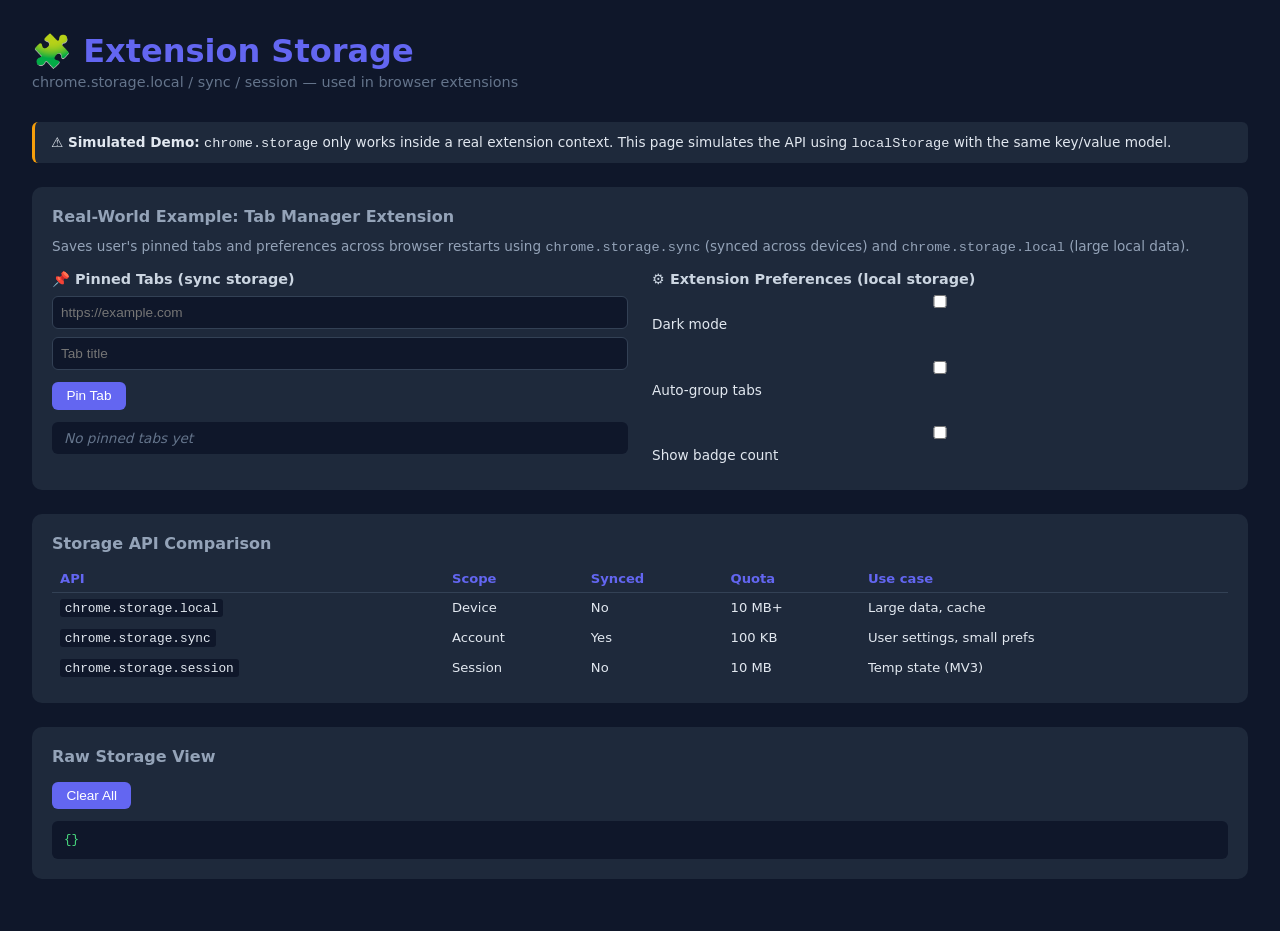
<file: 06-extension-storage/index.html>
<!DOCTYPE html>
<html lang="en">
<head>
  <meta charset="UTF-8">
  <meta name="viewport" content="width=device-width, initial-scale=1.0">
  <title>Extension Storage</title>
  <link rel="stylesheet" href="style.css">
</head>
<body>
  <h1>🧩 Extension Storage</h1>
  <p class="subtitle">chrome.storage.local / sync / session — used in browser extensions</p>

  <div class="note">
    <strong>⚠️ Simulated Demo:</strong> <code>chrome.storage</code> only works inside a real extension context.
    This page simulates the API using <code>localStorage</code> with the same key/value model.
  </div>

  <section class="card">
    <h2>Real-World Example: Tab Manager Extension</h2>
    <p class="desc">Saves user's pinned tabs and preferences across browser restarts using <code>chrome.storage.sync</code> (synced across devices) and <code>chrome.storage.local</code> (large local data).</p>

    <div class="row">
      <div class="half">
        <h3>📌 Pinned Tabs (sync storage)</h3>
        <div class="input-row">
          <input id="tabUrl" placeholder="https://example.com" />
          <input id="tabTitle" placeholder="Tab title" />
          <button onclick="pinTab()">Pin Tab</button>
        </div>
        <ul id="pinnedList" class="item-list"></ul>
      </div>
      <div class="half">
        <h3>⚙️ Extension Preferences (local storage)</h3>
        <label><input type="checkbox" id="darkMode" onchange="savePref()"> Dark mode</label><br>
        <label><input type="checkbox" id="autoGroup" onchange="savePref()"> Auto-group tabs</label><br>
        <label><input type="checkbox" id="badges" onchange="savePref()"> Show badge count</label>
        <p class="saved-msg" id="prefMsg"></p>
      </div>
    </div>
  </section>

  <section class="card">
    <h2>Storage API Comparison</h2>
    <table class="tbl">
      <thead><tr><th>API</th><th>Scope</th><th>Synced</th><th>Quota</th><th>Use case</th></tr></thead>
      <tbody>
        <tr><td><code>chrome.storage.local</code></td><td>Device</td><td>No</td><td>10 MB+</td><td>Large data, cache</td></tr>
        <tr><td><code>chrome.storage.sync</code></td><td>Account</td><td>Yes</td><td>100 KB</td><td>User settings, small prefs</td></tr>
        <tr><td><code>chrome.storage.session</code></td><td>Session</td><td>No</td><td>10 MB</td><td>Temp state (MV3)</td></tr>
      </tbody>
    </table>
  </section>

  <section class="card">
    <h2>Raw Storage View</h2>
    <button onclick="clearAll()">Clear All</button>
    <pre id="rawView" class="raw"></pre>
  </section>

  <script src="script.js"></script>
</body>
</html>
</file>
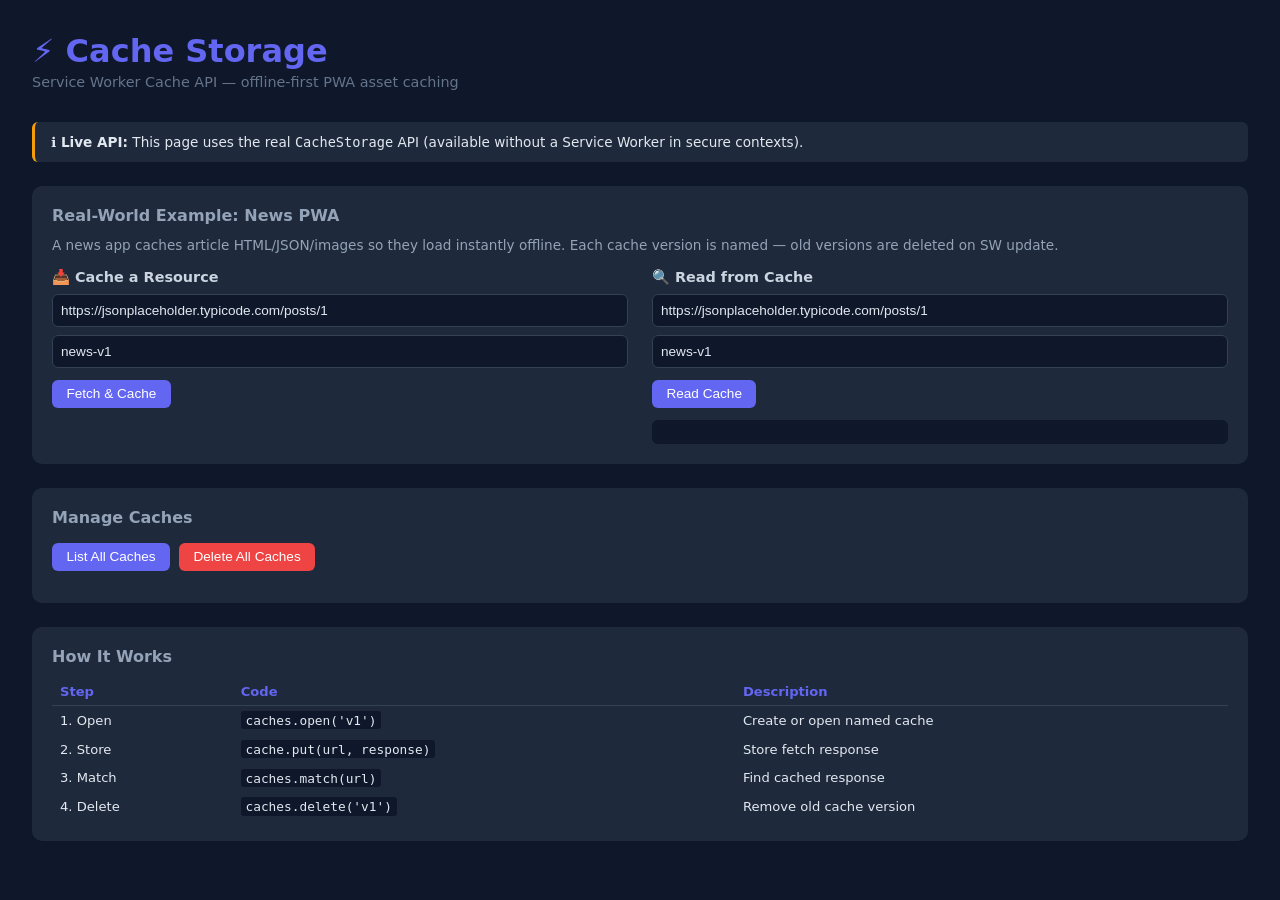
<file: 07-cache-storage/index.html>
<!DOCTYPE html>
<html lang="en">
<head>
  <meta charset="UTF-8">
  <meta name="viewport" content="width=device-width, initial-scale=1.0">
  <title>Cache Storage</title>
  <link rel="stylesheet" href="style.css">
</head>
<body>
  <h1>⚡ Cache Storage</h1>
  <p class="subtitle">Service Worker Cache API — offline-first PWA asset caching</p>

  <div class="note">
    <strong>ℹ️ Live API:</strong> This page uses the real <code>CacheStorage</code> API (available without a Service Worker in secure contexts).
  </div>

  <section class="card">
    <h2>Real-World Example: News PWA</h2>
    <p class="desc">A news app caches article HTML/JSON/images so they load instantly offline. Each cache version is named — old versions are deleted on SW update.</p>

    <div class="row">
      <div class="half">
        <h3>📥 Cache a Resource</h3>
        <input id="cacheUrl" placeholder="https://jsonplaceholder.typicode.com/posts/1" value="https://jsonplaceholder.typicode.com/posts/1" />
        <input id="cacheName" placeholder="Cache name" value="news-v1" />
        <button onclick="cacheResource()">Fetch & Cache</button>
        <p id="cacheMsg" class="msg"></p>
      </div>
      <div class="half">
        <h3>🔍 Read from Cache</h3>
        <input id="readUrl" placeholder="URL to read from cache" value="https://jsonplaceholder.typicode.com/posts/1" />
        <input id="readCacheName" placeholder="Cache name" value="news-v1" />
        <button onclick="readCache()">Read Cache</button>
        <pre id="cacheResult" class="raw"></pre>
      </div>
    </div>
  </section>

  <section class="card">
    <h2>Manage Caches</h2>
    <button onclick="listCaches()">List All Caches</button>
    <button class="btn-bad" onclick="deleteAllCaches()">Delete All Caches</button>
    <div id="cacheList" class="item-list"></div>
  </section>

  <section class="card">
    <h2>How It Works</h2>
    <table class="tbl">
      <thead><tr><th>Step</th><th>Code</th><th>Description</th></tr></thead>
      <tbody>
        <tr><td>1. Open</td><td><code>caches.open('v1')</code></td><td>Create or open named cache</td></tr>
        <tr><td>2. Store</td><td><code>cache.put(url, response)</code></td><td>Store fetch response</td></tr>
        <tr><td>3. Match</td><td><code>caches.match(url)</code></td><td>Find cached response</td></tr>
        <tr><td>4. Delete</td><td><code>caches.delete('v1')</code></td><td>Remove old cache version</td></tr>
      </tbody>
    </table>
  </section>

  <script src="script.js"></script>
</body>
</html>
</file>
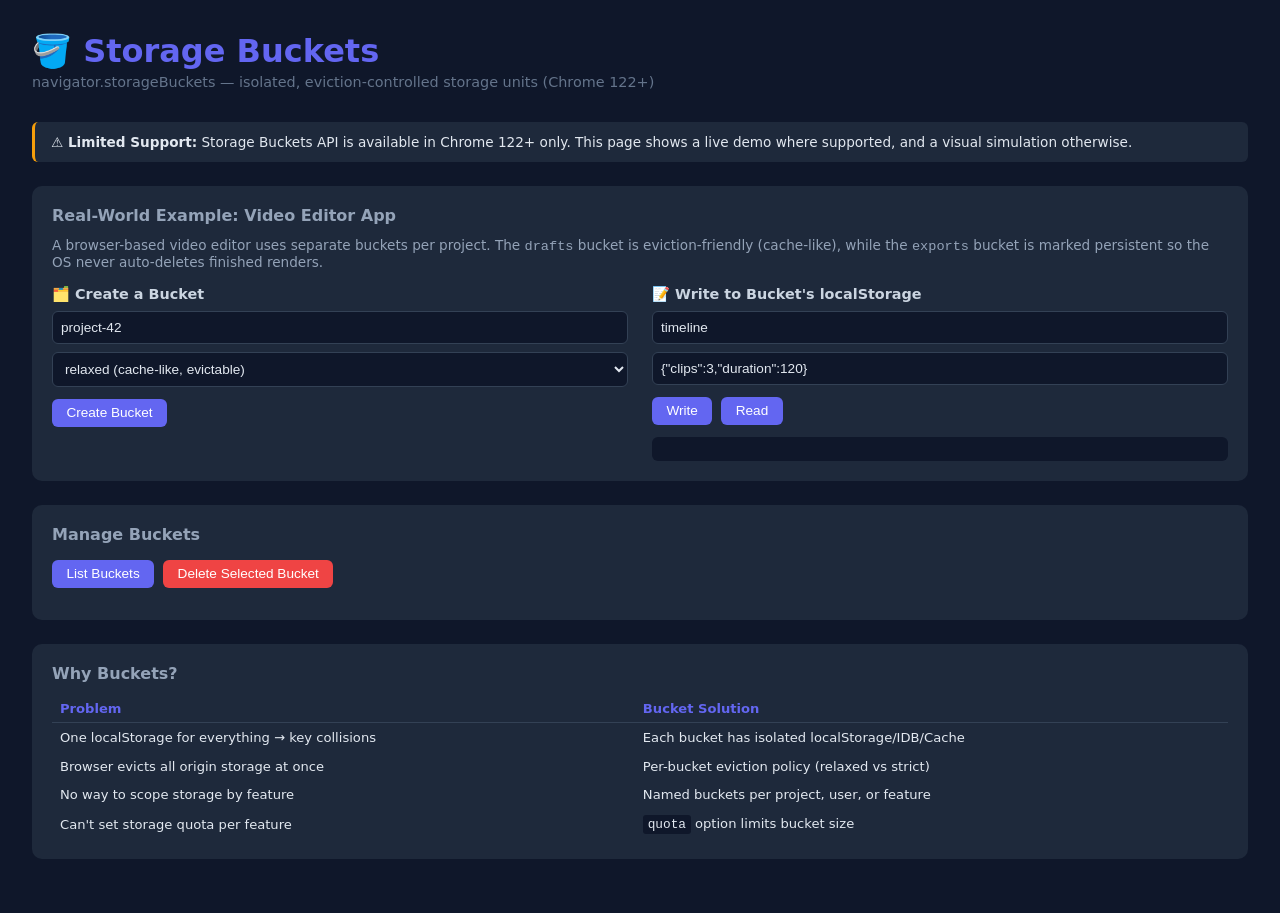
<file: 08-storage-buckets/index.html>
<!DOCTYPE html>
<html lang="en">
<head>
  <meta charset="UTF-8">
  <meta name="viewport" content="width=device-width, initial-scale=1.0">
  <title>Storage Buckets</title>
  <link rel="stylesheet" href="style.css">
</head>
<body>
  <h1>🪣 Storage Buckets</h1>
  <p class="subtitle">navigator.storageBuckets — isolated, eviction-controlled storage units (Chrome 122+)</p>

  <div class="note">
    <strong>⚠️ Limited Support:</strong> Storage Buckets API is available in Chrome 122+ only. This page shows a live demo where supported, and a visual simulation otherwise.
  </div>

  <section class="card">
    <h2>Real-World Example: Video Editor App</h2>
    <p class="desc">
      A browser-based video editor uses separate buckets per project. The <code>drafts</code> bucket is eviction-friendly (cache-like),
      while the <code>exports</code> bucket is marked persistent so the OS never auto-deletes finished renders.
    </p>

    <div class="row">
      <div class="half">
        <h3>🗂️ Create a Bucket</h3>
        <input id="bucketName" placeholder="Bucket name (e.g. project-42)" value="project-42" />
        <select id="bucketDurability">
          <option value="relaxed">relaxed (cache-like, evictable)</option>
          <option value="strict">strict (persistent, not evicted)</option>
        </select>
        <button onclick="createBucket()">Create Bucket</button>
        <p id="bucketMsg" class="msg"></p>
      </div>
      <div class="half">
        <h3>📝 Write to Bucket's localStorage</h3>
        <input id="writeKey" placeholder="Key" value="timeline" />
        <input id="writeVal" placeholder="Value" value='{"clips":3,"duration":120}' />
        <button onclick="writeToBucket()">Write</button>
        <button onclick="readFromBucket()">Read</button>
        <pre id="bucketResult" class="raw"></pre>
      </div>
    </div>
  </section>

  <section class="card">
    <h2>Manage Buckets</h2>
    <button onclick="listBuckets()">List Buckets</button>
    <button class="btn-bad" onclick="deleteBucket()">Delete Selected Bucket</button>
    <div id="bucketList" class="item-list"></div>
  </section>

  <section class="card">
    <h2>Why Buckets?</h2>
    <table class="tbl">
      <thead><tr><th>Problem</th><th>Bucket Solution</th></tr></thead>
      <tbody>
        <tr><td>One localStorage for everything → key collisions</td><td>Each bucket has isolated localStorage/IDB/Cache</td></tr>
        <tr><td>Browser evicts all origin storage at once</td><td>Per-bucket eviction policy (relaxed vs strict)</td></tr>
        <tr><td>No way to scope storage by feature</td><td>Named buckets per project, user, or feature</td></tr>
        <tr><td>Can't set storage quota per feature</td><td><code>quota</code> option limits bucket size</td></tr>
      </tbody>
    </table>
  </section>

  <script src="script.js"></script>
</body>
</html>
</file>
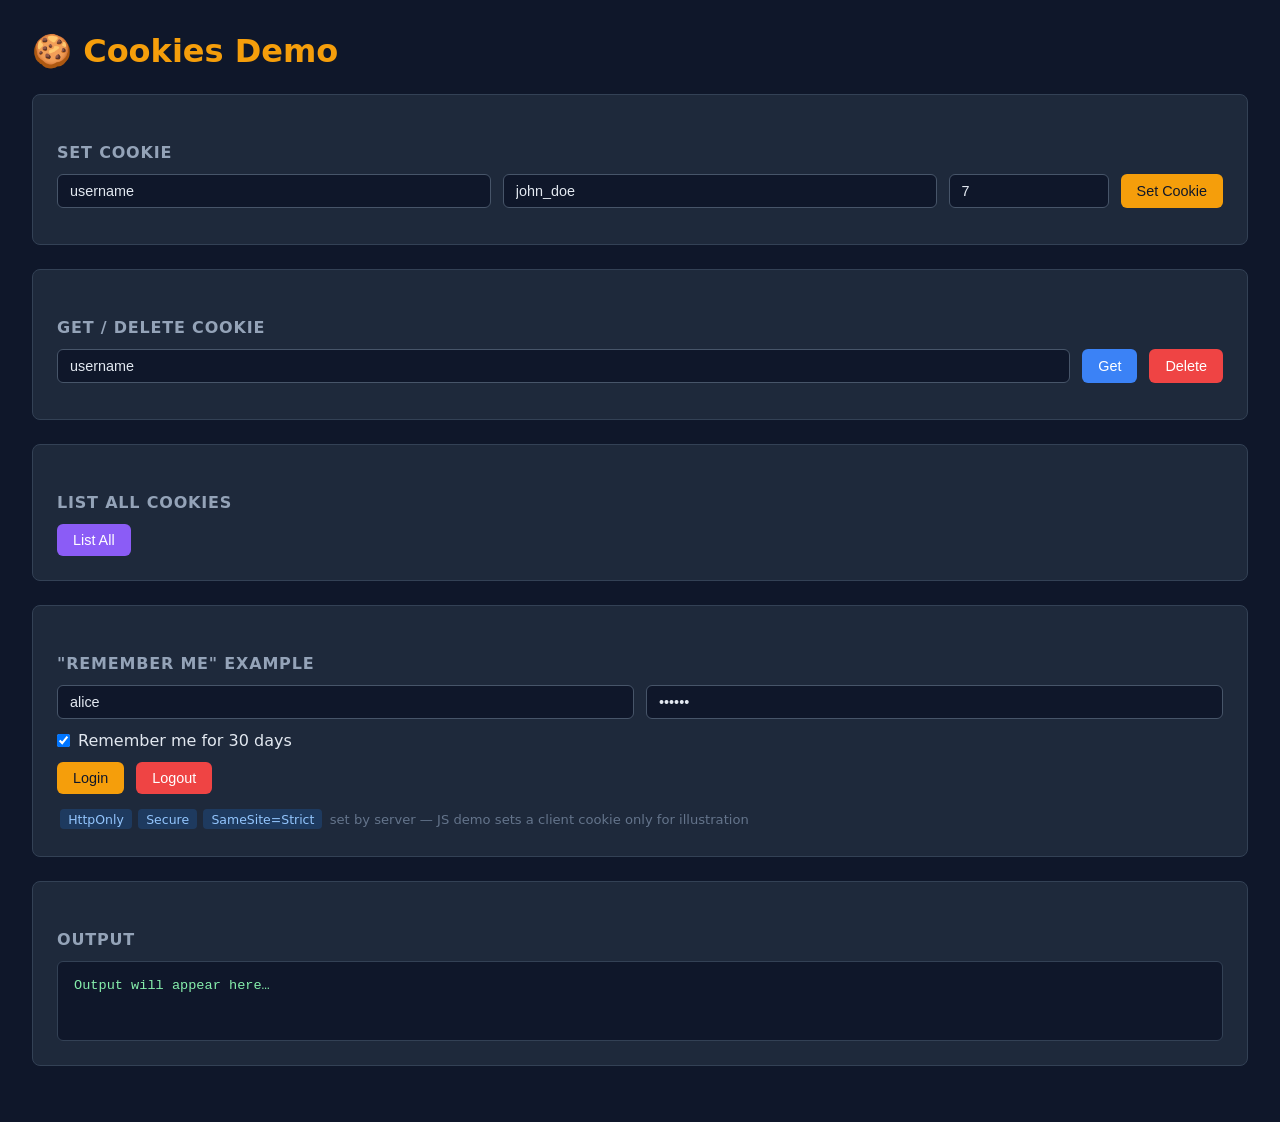
<file: 01-cookies/cookies-example.html>
<!DOCTYPE html>
<html lang="en">
<head>
  <meta charset="UTF-8">
  <meta name="viewport" content="width=device-width, initial-scale=1.0">
  <title>Cookies Demo</title>
  <style>
    * { box-sizing: border-box; margin: 0; padding: 0; }
    body { font-family: system-ui, sans-serif; background: #0f172a; color: #e2e8f0; padding: 2rem; }
    h1 { color: #f59e0b; margin-bottom: 1.5rem; }
    h2 { color: #94a3b8; margin: 1.5rem 0 0.75rem; font-size: 1rem; text-transform: uppercase; letter-spacing: 0.05em; }
    .card { background: #1e293b; border-radius: 8px; padding: 1.5rem; margin-bottom: 1.5rem; border: 1px solid #334155; }
    .row { display: flex; gap: 0.75rem; margin-bottom: 0.75rem; flex-wrap: wrap; }
    input { flex: 1; min-width: 120px; padding: 0.5rem 0.75rem; background: #0f172a; border: 1px solid #475569; border-radius: 6px; color: #e2e8f0; font-size: 0.9rem; }
    input:focus { outline: none; border-color: #f59e0b; }
    button { padding: 0.5rem 1rem; border: none; border-radius: 6px; cursor: pointer; font-size: 0.9rem; font-weight: 500; }
    .btn-set { background: #f59e0b; color: #0f172a; }
    .btn-get { background: #3b82f6; color: #fff; }
    .btn-del { background: #ef4444; color: #fff; }
    .btn-list { background: #8b5cf6; color: #fff; }
    button:hover { opacity: 0.85; }
    #output { background: #0f172a; border: 1px solid #334155; border-radius: 6px; padding: 1rem; min-height: 80px; font-family: monospace; font-size: 0.85rem; white-space: pre-wrap; color: #86efac; }
    .remember-box { display: flex; align-items: center; gap: 0.5rem; margin-top: 0.75rem; }
    .tag { display: inline-block; background: #1e3a5f; color: #93c5fd; border-radius: 4px; padding: 0.15rem 0.5rem; font-size: 0.78rem; margin: 0.2rem; }
  </style>
</head>
<body>
  <h1>🍪 Cookies Demo</h1>

  <div class="card">
    <h2>Set Cookie</h2>
    <div class="row">
      <input id="cookieName" placeholder="Name" value="username">
      <input id="cookieValue" placeholder="Value" value="john_doe">
      <input id="cookieDays" placeholder="Days (blank = session)" type="number" value="7" style="max-width:160px">
      <button class="btn-set" onclick="handleSet()">Set Cookie</button>
    </div>
  </div>

  <div class="card">
    <h2>Get / Delete Cookie</h2>
    <div class="row">
      <input id="cookieGetName" placeholder="Cookie name" value="username">
      <button class="btn-get" onclick="handleGet()">Get</button>
      <button class="btn-del" onclick="handleDelete()">Delete</button>
    </div>
  </div>

  <div class="card">
    <h2>List All Cookies</h2>
    <button class="btn-list" onclick="handleList()">List All</button>
  </div>

  <div class="card">
    <h2>"Remember Me" Example</h2>
    <div class="row">
      <input id="loginUser" placeholder="Username" value="alice">
      <input id="loginPass" placeholder="Password" type="password" value="secret">
    </div>
    <div class="remember-box">
      <input id="rememberMe" type="checkbox" checked style="width:auto;min-width:auto;flex:none">
      <label for="rememberMe">Remember me for 30 days</label>
    </div>
    <div class="row" style="margin-top:0.75rem">
      <button class="btn-set" onclick="handleLogin()">Login</button>
      <button class="btn-del" onclick="handleLogout()">Logout</button>
    </div>
    <p style="margin-top:0.5rem;color:#64748b;font-size:0.82rem">
      <span class="tag">HttpOnly</span><span class="tag">Secure</span><span class="tag">SameSite=Strict</span>
      set by server — JS demo sets a client cookie only for illustration
    </p>
  </div>

  <div class="card">
    <h2>Output</h2>
    <div id="output">Output will appear here…</div>
  </div>

  <script src="cookies-utils.js"></script>
  <script>
    const out = document.getElementById('output');
    const log = msg => { out.textContent = msg; };

    function handleSet() {
      const name = document.getElementById('cookieName').value.trim();
      const value = document.getElementById('cookieValue').value.trim();
      const days = Number(document.getElementById('cookieDays').value) || undefined;
      if (!name) return log('❌ Name required');
      setCookie(name, value, days);
      log(`✅ Set cookie:\n  name: "${name}"\n  value: "${value}"\n  expires: ${days ? days + ' day(s)' : 'session'}`);
    }

    function handleGet() {
      const name = document.getElementById('cookieGetName').value.trim();
      const val = getCookie(name);
      log(val !== null ? `✅ "${name}" = "${val}"` : `❌ Cookie "${name}" not found`);
    }

    function handleDelete() {
      const name = document.getElementById('cookieGetName').value.trim();
      deleteCookie(name);
      log(`🗑️ Deleted cookie: "${name}"`);
    }

    function handleList() {
      const cookies = listAllCookies();
      if (!cookies.length) { log('(no cookies set on this page)'); return; }
      log(cookies.map(c => `• ${c.name} = ${c.value}`).join('\n'));
    }

    function handleLogin() {
      const user = document.getElementById('loginUser').value.trim();
      const remember = document.getElementById('rememberMe').checked;
      setCookie('session_user', user, remember ? 30 : undefined);
      log(`✅ Logged in as "${user}"\n   Cookie expires: ${remember ? '30 days' : 'session end'}\n\n⚠️  Real apps: server sets HttpOnly+Secure cookie — never store passwords client-side.`);
    }

    function handleLogout() {
      deleteCookie('session_user');
      log('👋 Logged out — session_user cookie deleted');
    }

    // Show existing session cookie on load
    const existing = getCookie('session_user');
    if (existing) log(`👤 Welcome back, "${existing}"\n   (Loaded from cookie)`);
  </script>
</body>
</html>
</file>
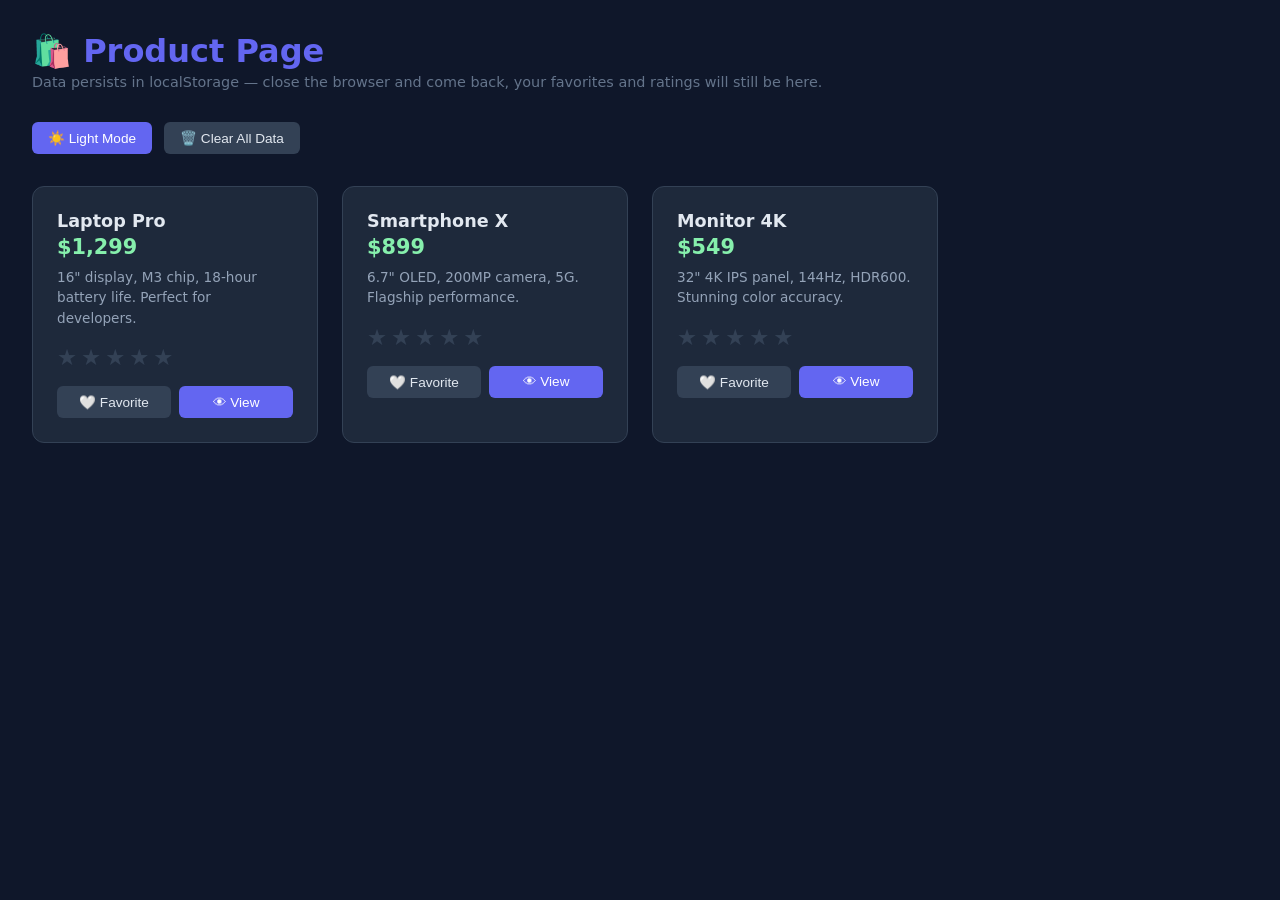
<file: 02-localStorage/product-page.html>
<!DOCTYPE html>
<html lang="en">
<head>
  <meta charset="UTF-8">
  <meta name="viewport" content="width=device-width, initial-scale=1.0">
  <title>localStorage Demo — Product Page</title>
  <link rel="stylesheet" href="style.css">
</head>
<body>
  <h1>🛍️ Product Page</h1>
  <p class="subtitle">Data persists in localStorage — close the browser and come back, your favorites and ratings will still be here.</p>

  <div class="toolbar">
    <button class="btn-primary" id="themeBtn" onclick="toggleDark()">☀️ Light Mode</button>
    <button class="btn-secondary" onclick="clearAll()">🗑️ Clear All Data</button>
  </div>

  <div class="products" id="products"></div>

  <div class="history-panel" id="historyPanel" style="display:none">
    <h3>📜 View History (localStorage)</h3>
    <div class="history-list" id="historyList"></div>
  </div>

  <script src="script.js"></script>
</body>
</html>
</file>
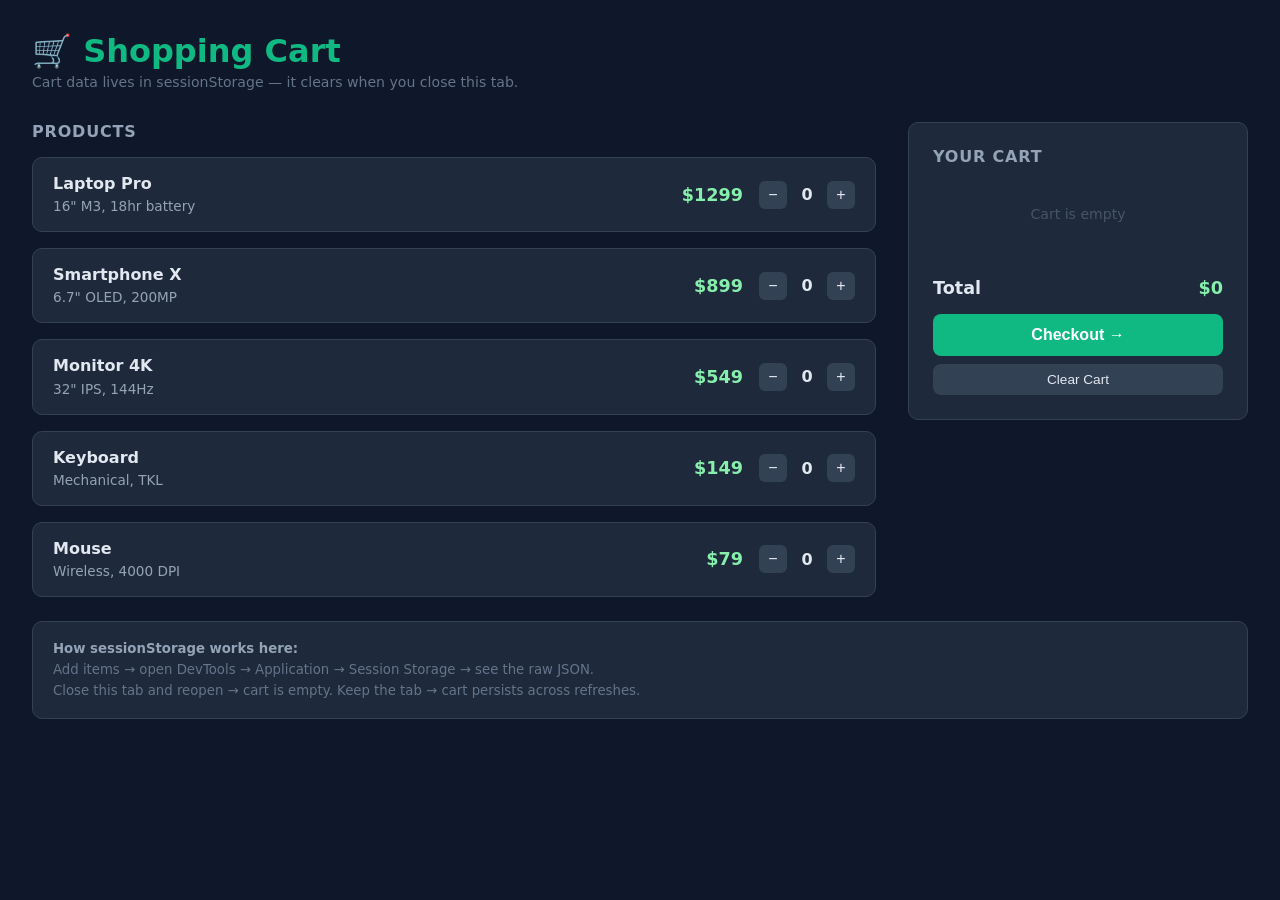
<file: 03-sessionStorage/shopping-cart.html>
<!DOCTYPE html>
<html lang="en">
<head>
  <meta charset="UTF-8">
  <meta name="viewport" content="width=device-width, initial-scale=1.0">
  <title>sessionStorage Demo — Shopping Cart</title>
  <link rel="stylesheet" href="style.css">
</head>
<body>
  <h1>🛒 Shopping Cart</h1>
  <p class="subtitle">Cart data lives in sessionStorage — it clears when you close this tab.</p>

  <div class="layout">
    <div>
      <h2>Products</h2>
      <div class="products" id="productList"></div>
    </div>

    <div class="cart-panel">
      <h2>Your Cart</h2>
      <div class="cart-items" id="cartItems"></div>
      <div class="cart-total">
        <span>Total</span>
        <span class="total-price" id="cartTotal">$0</span>
      </div>
      <button class="btn-checkout" onclick="checkout()">Checkout →</button>
      <button class="btn-clear" onclick="clearCart()">Clear Cart</button>
    </div>
  </div>

  <div class="session-note">
    <strong>How sessionStorage works here:</strong><br>
    Add items → open DevTools → Application → Session Storage → see the raw JSON.<br>
    Close this tab and reopen → cart is empty. Keep the tab → cart persists across refreshes.
  </div>

  <script src="script.js"></script>
</body>
</html>
</file>
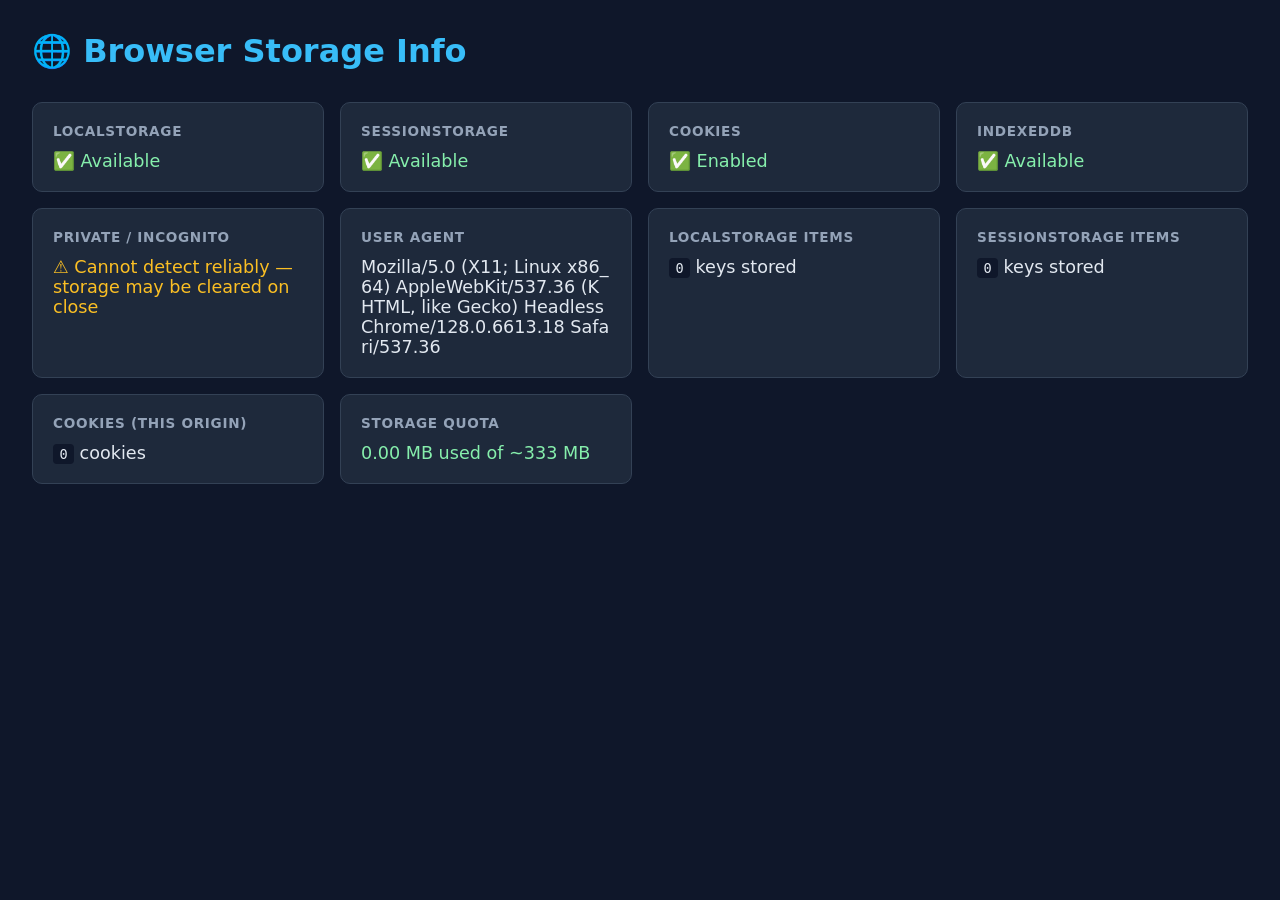
<file: 04-comparison/browser-info.html>
<!DOCTYPE html>
<html lang="en">
<head>
  <meta charset="UTF-8">
  <meta name="viewport" content="width=device-width, initial-scale=1.0">
  <title>Browser Storage Info</title>
  <style>
    * { box-sizing: border-box; margin: 0; padding: 0; }
    body { font-family: system-ui, sans-serif; background: #0f172a; color: #e2e8f0; padding: 2rem; }
    h1 { color: #38bdf8; margin-bottom: 2rem; }
    .grid { display: grid; grid-template-columns: repeat(auto-fill, minmax(280px, 1fr)); gap: 1rem; margin-bottom: 2rem; }
    .card { background: #1e293b; border: 1px solid #334155; border-radius: 10px; padding: 1.25rem; }
    .card h3 { color: #94a3b8; font-size: 0.85rem; text-transform: uppercase; letter-spacing: 0.05em; margin-bottom: 0.75rem; }
    .card .value { font-size: 1.1rem; word-break: break-all; }
    .ok { color: #86efac; }
    .warn { color: #fbbf24; }
    .err { color: #f87171; }
    code { font-family: monospace; background: #0f172a; padding: 0.1rem 0.4rem; border-radius: 4px; font-size: 0.85rem; }
  </style>
</head>
<body>
  <h1>🌐 Browser Storage Info</h1>
  <div class="grid" id="cards"></div>

  <script>
    async function getEstimate() {
      if (!navigator.storage?.estimate) return null;
      try { return await navigator.storage.estimate(); } catch { return null; }
    }

    function check(label, testFn) {
      try { testFn(); return { label, ok: true }; }
      catch(e) { return { label, ok: false, err: e.message }; }
    }

    function addCard(title, valueHtml, cls = '') {
      const el = document.createElement('div');
      el.className = 'card';
      el.innerHTML = `<h3>${title}</h3><div class="value ${cls}">${valueHtml}</div>`;
      document.getElementById('cards').appendChild(el);
    }

    // Availability checks
    ['localStorage', 'sessionStorage'].forEach(name => {
      const r = check(name, () => {
        const t = '__t__';
        window[name].setItem(t, t);
        window[name].removeItem(t);
      });
      addCard(name, r.ok ? '✅ Available' : `❌ ${r.err}`, r.ok ? 'ok' : 'err');
    });

    addCard('Cookies', navigator.cookieEnabled ? '✅ Enabled' : '❌ Disabled', navigator.cookieEnabled ? 'ok' : 'err');
    addCard('IndexedDB', 'indexedDB' in window ? '✅ Available' : '❌ Not available', 'indexedDB' in window ? 'ok' : 'err');

    addCard('Private / Incognito', '⚠️ Cannot detect reliably — storage may be cleared on close', 'warn');
    addCard('User Agent', navigator.userAgent, '');

    // Async quota
    getEstimate().then(est => {
      if (!est) { addCard('Storage Quota', 'navigator.storage.estimate() not available', 'warn'); return; }
      const used = (est.usage / 1048576).toFixed(2);
      const quota = (est.quota / 1048576).toFixed(0);
      addCard('Storage Quota', `${used} MB used of ~${quota} MB`, 'ok');
    });

    // Current counts
    addCard('localStorage items', `<code>${localStorage.length}</code> keys stored`, '');
    addCard('sessionStorage items', `<code>${sessionStorage.length}</code> keys stored`, '');
    const ccount = document.cookie ? document.cookie.split(';').filter(Boolean).length : 0;
    addCard('Cookies (this origin)', `<code>${ccount}</code> cookies`, '');
  </script>
</body>
</html>
</file>
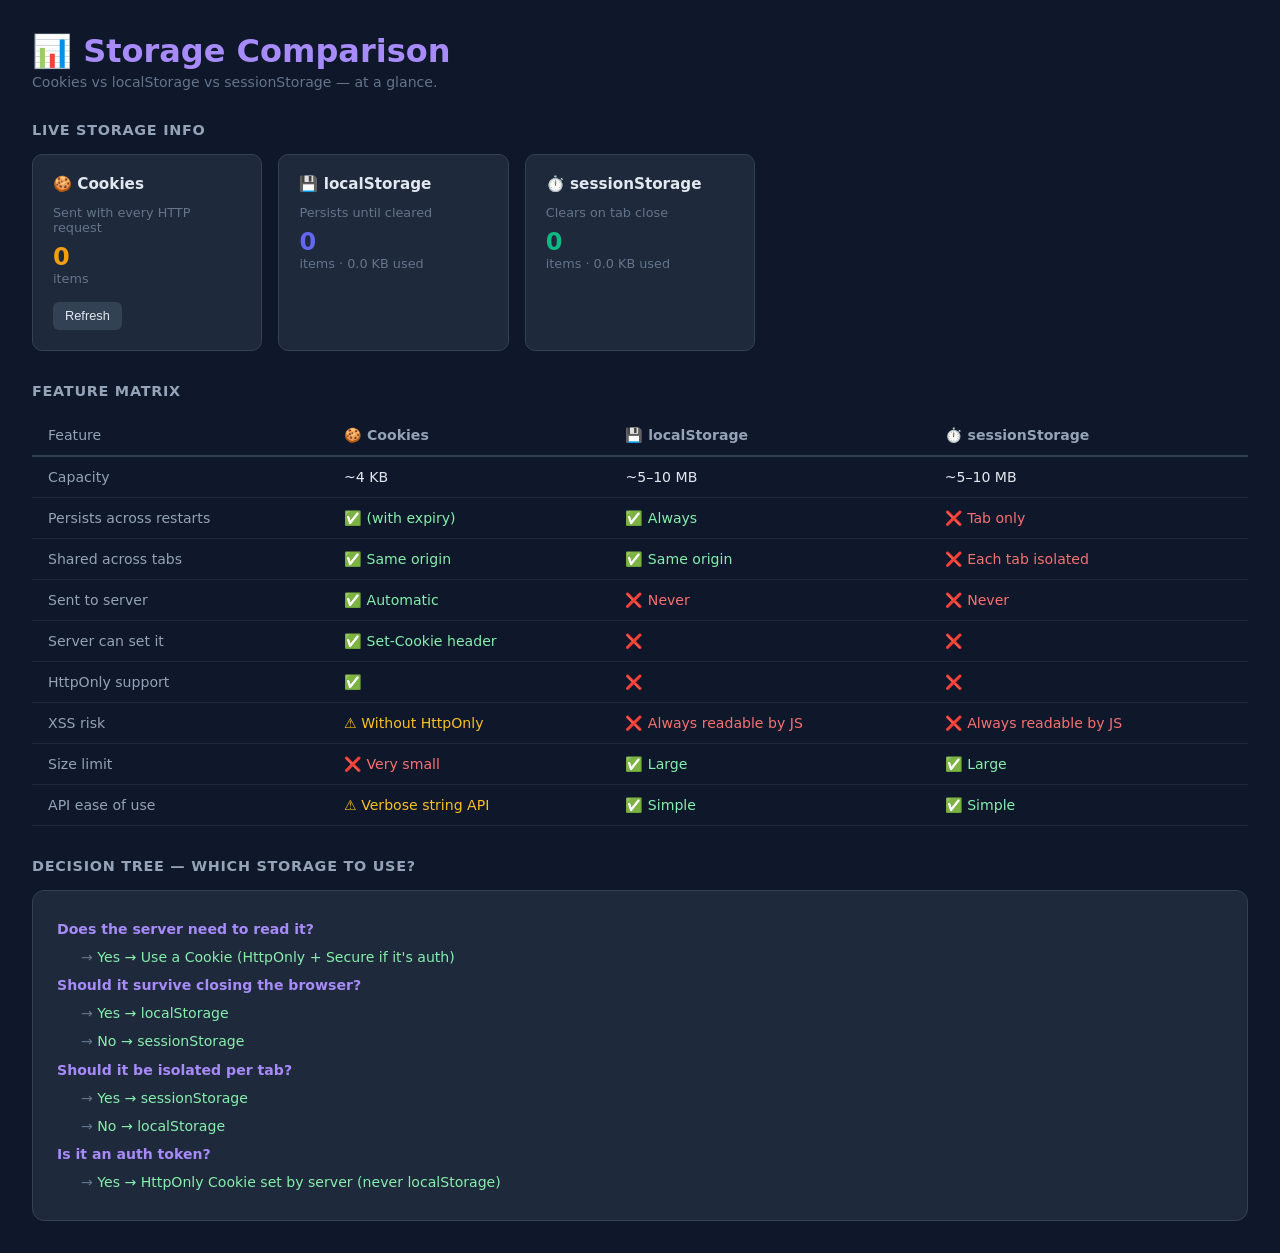
<file: 04-comparison/comparison.html>
<!DOCTYPE html>
<html lang="en">
<head>
  <meta charset="UTF-8">
  <meta name="viewport" content="width=device-width, initial-scale=1.0">
  <title>Storage Comparison</title>
  <style>
    * { box-sizing: border-box; margin: 0; padding: 0; }
    body { font-family: system-ui, sans-serif; background: #0f172a; color: #e2e8f0; padding: 2rem; }
    h1 { color: #a78bfa; margin-bottom: 0.25rem; }
    .subtitle { color: #64748b; font-size: 0.88rem; margin-bottom: 2rem; }

    table { width: 100%; border-collapse: collapse; margin-bottom: 2rem; font-size: 0.88rem; }
    th { padding: 0.75rem 1rem; text-align: left; border-bottom: 2px solid #334155; color: #94a3b8; font-weight: 600; }
    td { padding: 0.75rem 1rem; border-bottom: 1px solid #1e293b; vertical-align: top; }
    tr:hover td { background: #1e293b; }
    th:first-child, td:first-child { color: #94a3b8; font-weight: 500; }
    .yes { color: #86efac; }
    .no { color: #f87171; }
    .neutral { color: #fbbf24; }

    h2 { color: #94a3b8; font-size: 0.9rem; text-transform: uppercase; letter-spacing: 0.05em; margin: 2rem 0 1rem; }

    .decision-tree {
      background: #1e293b;
      border-radius: 12px;
      padding: 1.5rem;
      border: 1px solid #334155;
      font-size: 0.88rem;
      line-height: 2;
    }
    .q { color: #a78bfa; font-weight: 600; }
    .a { color: #86efac; margin-left: 1.5rem; }
    .a::before { content: "→ "; color: #64748b; }

    .live-panel {
      display: grid;
      grid-template-columns: repeat(auto-fill, minmax(220px, 1fr));
      gap: 1rem;
      margin-bottom: 2rem;
    }
    .storage-card {
      background: #1e293b;
      border: 1px solid #334155;
      border-radius: 10px;
      padding: 1.25rem;
    }
    .storage-card h3 { margin-bottom: 0.75rem; font-size: 0.95rem; }
    .storage-card p { color: #64748b; font-size: 0.8rem; margin-bottom: 0.5rem; }
    .storage-card .count { font-size: 1.5rem; font-weight: 700; }
    .cookie-count { color: #f59e0b; }
    .local-count { color: #6366f1; }
    .session-count { color: #10b981; }
    button { padding: 0.4rem 0.75rem; border: none; border-radius: 6px; cursor: pointer; font-size: 0.8rem; background: #334155; color: #e2e8f0; margin-top: 0.5rem; }
    button:hover { background: #475569; }
  </style>
</head>
<body>
  <h1>📊 Storage Comparison</h1>
  <p class="subtitle">Cookies vs localStorage vs sessionStorage — at a glance.</p>

  <h2>Live Storage Info</h2>
  <div class="live-panel">
    <div class="storage-card">
      <h3>🍪 Cookies</h3>
      <p>Sent with every HTTP request</p>
      <div class="count cookie-count" id="cookieCount">—</div>
      <p>items</p>
      <button onclick="refreshCounts()">Refresh</button>
    </div>
    <div class="storage-card">
      <h3>💾 localStorage</h3>
      <p>Persists until cleared</p>
      <div class="count local-count" id="localCount">—</div>
      <p>items · <span id="localSize">0</span> KB used</p>
    </div>
    <div class="storage-card">
      <h3>⏱️ sessionStorage</h3>
      <p>Clears on tab close</p>
      <div class="count session-count" id="sessionCount">—</div>
      <p>items · <span id="sessionSize">0</span> KB used</p>
    </div>
  </div>

  <h2>Feature Matrix</h2>
  <table>
    <thead>
      <tr>
        <th>Feature</th>
        <th>🍪 Cookies</th>
        <th>💾 localStorage</th>
        <th>⏱️ sessionStorage</th>
      </tr>
    </thead>
    <tbody>
      <tr><td>Capacity</td><td>~4 KB</td><td>~5–10 MB</td><td>~5–10 MB</td></tr>
      <tr><td>Persists across restarts</td><td class="yes">✅ (with expiry)</td><td class="yes">✅ Always</td><td class="no">❌ Tab only</td></tr>
      <tr><td>Shared across tabs</td><td class="yes">✅ Same origin</td><td class="yes">✅ Same origin</td><td class="no">❌ Each tab isolated</td></tr>
      <tr><td>Sent to server</td><td class="yes">✅ Automatic</td><td class="no">❌ Never</td><td class="no">❌ Never</td></tr>
      <tr><td>Server can set it</td><td class="yes">✅ Set-Cookie header</td><td class="no">❌</td><td class="no">❌</td></tr>
      <tr><td>HttpOnly support</td><td class="yes">✅</td><td class="no">❌</td><td class="no">❌</td></tr>
      <tr><td>XSS risk</td><td class="neutral">⚠️ Without HttpOnly</td><td class="no">❌ Always readable by JS</td><td class="no">❌ Always readable by JS</td></tr>
      <tr><td>Size limit</td><td class="no">❌ Very small</td><td class="yes">✅ Large</td><td class="yes">✅ Large</td></tr>
      <tr><td>API ease of use</td><td class="neutral">⚠️ Verbose string API</td><td class="yes">✅ Simple</td><td class="yes">✅ Simple</td></tr>
    </tbody>
  </table>

  <h2>Decision Tree — Which Storage to Use?</h2>
  <div class="decision-tree">
    <div class="q">Does the server need to read it?</div>
    <div class="a">Yes → Use a Cookie (HttpOnly + Secure if it's auth)</div>

    <div class="q">Should it survive closing the browser?</div>
    <div class="a">Yes → localStorage</div>
    <div class="a">No → sessionStorage</div>

    <div class="q">Should it be isolated per tab?</div>
    <div class="a">Yes → sessionStorage</div>
    <div class="a">No → localStorage</div>

    <div class="q">Is it an auth token?</div>
    <div class="a">Yes → HttpOnly Cookie set by server (never localStorage)</div>
  </div>

  <script>
    function storageSize(storage) {
      let bytes = 0;
      for (let k in storage) {
        if (Object.prototype.hasOwnProperty.call(storage, k))
          bytes += k.length + storage[k].length;
      }
      return (bytes / 1024).toFixed(1);
    }

    function refreshCounts() {
      const cookieCount = document.cookie ? document.cookie.split(';').filter(Boolean).length : 0;
      document.getElementById('cookieCount').textContent = cookieCount;
      document.getElementById('localCount').textContent = localStorage.length;
      document.getElementById('sessionCount').textContent = sessionStorage.length;
      document.getElementById('localSize').textContent = storageSize(localStorage);
      document.getElementById('sessionSize').textContent = storageSize(sessionStorage);
    }

    refreshCounts();
  </script>
</body>
</html>
</file>
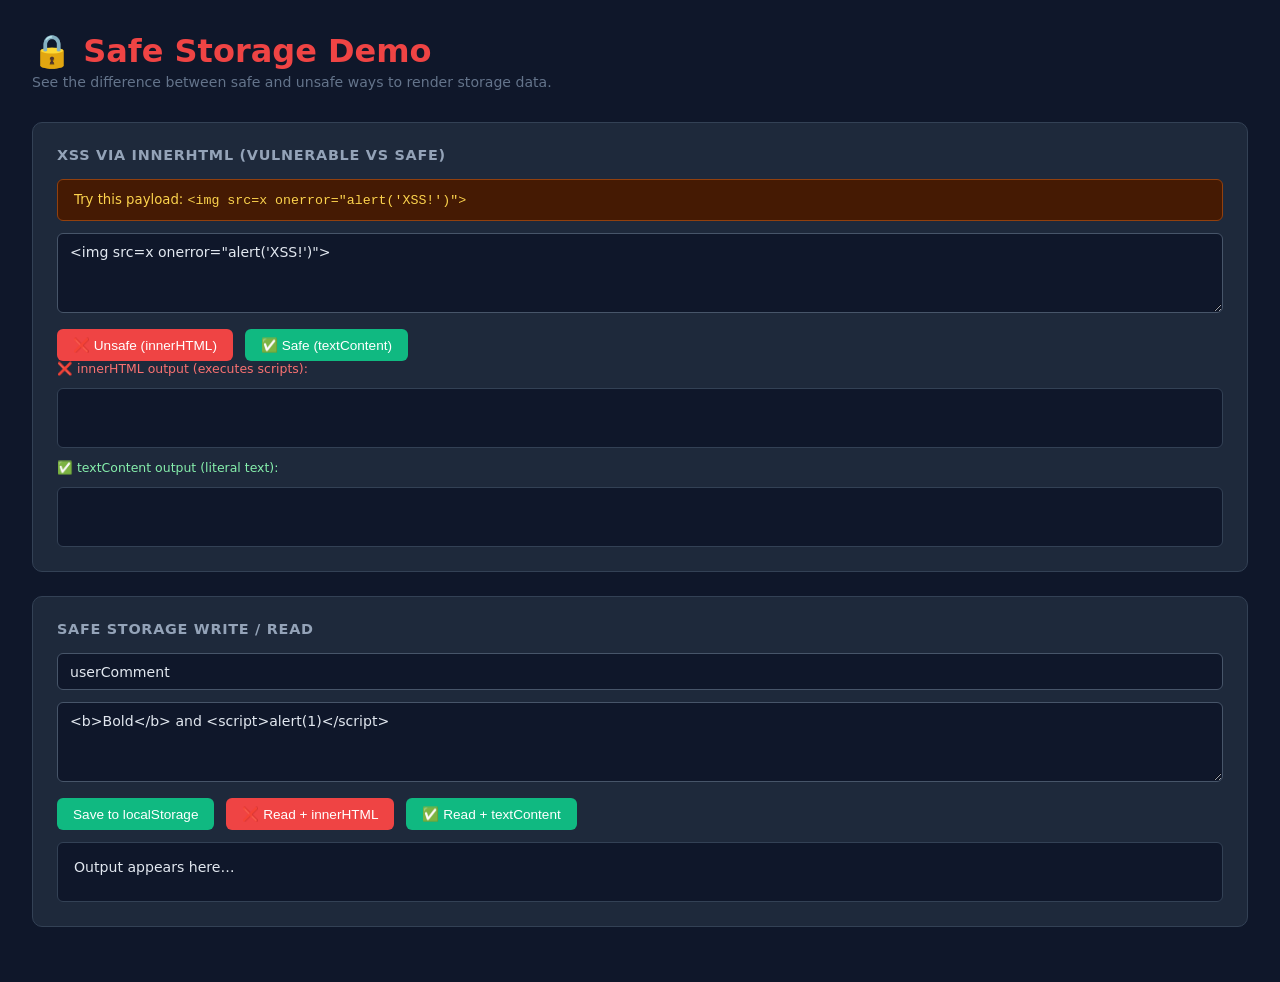
<file: 05-security/safe-storage.html>
<!DOCTYPE html>
<html lang="en">
<head>
  <meta charset="UTF-8">
  <meta name="viewport" content="width=device-width, initial-scale=1.0">
  <title>Safe Storage Demo</title>
  <style>
    * { box-sizing: border-box; margin: 0; padding: 0; }
    body { font-family: system-ui, sans-serif; background: #0f172a; color: #e2e8f0; padding: 2rem; }
    h1 { color: #ef4444; margin-bottom: 0.25rem; }
    .subtitle { color: #64748b; font-size: 0.88rem; margin-bottom: 2rem; }

    .card { background: #1e293b; border: 1px solid #334155; border-radius: 10px; padding: 1.5rem; margin-bottom: 1.5rem; }
    h2 { font-size: 0.9rem; text-transform: uppercase; letter-spacing: 0.05em; color: #94a3b8; margin-bottom: 1rem; }
    textarea, input[type=text] { width: 100%; padding: 0.6rem 0.75rem; background: #0f172a; border: 1px solid #475569; border-radius: 6px; color: #e2e8f0; font-size: 0.88rem; margin-bottom: 0.75rem; font-family: inherit; }
    textarea { min-height: 80px; resize: vertical; }
    textarea:focus, input:focus { outline: none; border-color: #ef4444; }
    .row { display: flex; gap: 0.75rem; flex-wrap: wrap; }
    button { padding: 0.5rem 1rem; border: none; border-radius: 6px; cursor: pointer; font-size: 0.85rem; font-weight: 500; }
    .btn-bad { background: #ef4444; color: #fff; }
    .btn-good { background: #10b981; color: #fff; }
    button:hover { opacity: 0.85; }
    .output { background: #0f172a; border: 1px solid #334155; border-radius: 6px; padding: 1rem; margin-top: 0.75rem; min-height: 60px; font-size: 0.88rem; }
    .label-bad { color: #f87171; font-size: 0.78rem; margin-bottom: 0.25rem; }
    .label-good { color: #86efac; font-size: 0.78rem; margin-bottom: 0.25rem; }
    .warn-box { background: #451a03; border: 1px solid #92400e; border-radius: 6px; padding: 0.75rem 1rem; margin-bottom: 0.75rem; font-size: 0.83rem; color: #fcd34d; }
  </style>
</head>
<body>
  <h1>🔒 Safe Storage Demo</h1>
  <p class="subtitle">See the difference between safe and unsafe ways to render storage data.</p>

  <div class="card">
    <h2>XSS via innerHTML (vulnerable vs safe)</h2>
    <div class="warn-box">
      Try this payload: <code>&lt;img src=x onerror="alert('XSS!')"&gt;</code>
    </div>
    <textarea id="xssInput" placeholder="Enter text or HTML payload…"><img src=x onerror="alert('XSS!')"></textarea>
    <div class="row">
      <button class="btn-bad" onclick="renderBad()">❌ Unsafe (innerHTML)</button>
      <button class="btn-good" onclick="renderGood()">✅ Safe (textContent)</button>
    </div>
    <div class="label-bad">❌ innerHTML output (executes scripts):</div>
    <div class="output" id="badOutput"></div>
    <div class="label-good" style="margin-top:0.75rem">✅ textContent output (literal text):</div>
    <div class="output" id="goodOutput"></div>
  </div>

  <div class="card">
    <h2>Safe Storage Write / Read</h2>
    <input type="text" id="storageKey" placeholder="Key" value="userComment">
    <textarea id="storageValue" placeholder="Value (try injecting HTML)…"><b>Bold</b> and <script>alert(1)</script></textarea>
    <div class="row">
      <button class="btn-good" onclick="safeWrite()">Save to localStorage</button>
      <button class="btn-bad" onclick="unsafeRead()">❌ Read + innerHTML</button>
      <button class="btn-good" onclick="safeRead()">✅ Read + textContent</button>
    </div>
    <div class="output" id="storageOutput">Output appears here…</div>
  </div>

  <script src="sanitization.js"></script>
  <script>
    const $ = id => document.getElementById(id);

    function renderBad() {
      const val = $('xssInput').value;
      localStorage.setItem('testVal', val);
      $('badOutput').innerHTML = val; // ❌ executes scripts
    }

    function renderGood() {
      const val = $('xssInput').value;
      $('goodOutput').textContent = val; // ✅ literal text
    }

    function safeWrite() {
      const key = $('storageKey').value.trim();
      const val = $('storageValue').value;
      if (!key) return;
      safeStorageSet(key, val);
      $('storageOutput').textContent = `Saved "${key}" to localStorage.`;
    }

    function unsafeRead() {
      const key = $('storageKey').value.trim();
      const val = safeStorageGet(key);
      $('storageOutput').innerHTML = val ?? '(not found)'; // ❌
    }

    function safeRead() {
      const key = $('storageKey').value.trim();
      const val = safeStorageGet(key);
      $('storageOutput').textContent = val ?? '(not found)'; // ✅
    }
  </script>
</body>
</html>
</file>
<file: 06-extension-storage/style.css>
* { box-sizing: border-box; margin: 0; padding: 0; }
body { font-family: system-ui, sans-serif; background: #0f172a; color: #e2e8f0; padding: 2rem; }
h1 { color: #6366f1; margin-bottom: 0.25rem; }
h2 { color: #94a3b8; font-size: 1rem; margin: 0 0 0.75rem; }
h3 { color: #cbd5e1; font-size: 0.9rem; margin-bottom: 0.5rem; }
.subtitle { color: #64748b; margin-bottom: 2rem; font-size: 0.9rem; }
.note { background: #1e293b; border-left: 3px solid #f59e0b; padding: 0.75rem 1rem; border-radius: 6px; margin-bottom: 1.5rem; font-size: 0.85rem; }
.card { background: #1e293b; border-radius: 10px; padding: 1.25rem; margin-bottom: 1.5rem; }
.desc { color: #94a3b8; font-size: 0.85rem; margin-bottom: 1rem; }
.row { display: flex; gap: 1.5rem; flex-wrap: wrap; }
.half { flex: 1; min-width: 200px; }
input, select { display: block; width: 100%; padding: 0.5rem; margin-bottom: 0.5rem; background: #0f172a; border: 1px solid #334155; border-radius: 6px; color: #e2e8f0; font-size: 0.85rem; }
button { padding: 0.4rem 0.9rem; border: none; border-radius: 6px; cursor: pointer; font-size: 0.85rem; font-weight: 500; background: #6366f1; color: #fff; margin: 0.25rem 0.25rem 0.25rem 0; }
button:hover { opacity: 0.85; }
.btn-bad { background: #ef4444; }
.btn-sm { font-size: 0.75rem; padding: 0.2rem 0.5rem; }
.item-list { list-style: none; margin-top: 0.5rem; }
.item-list li, .cache-row { background: #0f172a; border-radius: 6px; padding: 0.5rem 0.75rem; margin-bottom: 0.4rem; font-size: 0.85rem; }
.cache-row ul { margin: 0.25rem 0 0 1rem; font-size: 0.8rem; color: #94a3b8; }
.empty { color: #64748b; font-style: italic; }
.raw { background: #0f172a; padding: 0.75rem; border-radius: 6px; font-size: 0.78rem; white-space: pre-wrap; word-break: break-all; margin-top: 0.5rem; max-height: 200px; overflow: auto; color: #4ade80; }
.tbl { width: 100%; border-collapse: collapse; font-size: 0.82rem; }
.tbl th { text-align: left; color: #6366f1; padding: 0.4rem 0.5rem; border-bottom: 1px solid #334155; }
.tbl td { padding: 0.4rem 0.5rem; border-bottom: 1px solid #1e293b; }
.tbl code { background: #0f172a; padding: 0.1rem 0.3rem; border-radius: 3px; font-size: 0.8rem; }
.saved-msg { color: #4ade80; font-size: 0.82rem; margin-top: 0.4rem; }
.msg { font-size: 0.82rem; margin-top: 0.4rem; }
label { display: block; margin: 0.3rem 0; font-size: 0.85rem; cursor: pointer; }
</file>
<file: 07-cache-storage/style.css>
* { box-sizing: border-box; margin: 0; padding: 0; }
body { font-family: system-ui, sans-serif; background: #0f172a; color: #e2e8f0; padding: 2rem; }
h1 { color: #6366f1; margin-bottom: 0.25rem; }
h2 { color: #94a3b8; font-size: 1rem; margin: 0 0 0.75rem; }
h3 { color: #cbd5e1; font-size: 0.9rem; margin-bottom: 0.5rem; }
.subtitle { color: #64748b; margin-bottom: 2rem; font-size: 0.9rem; }
.note { background: #1e293b; border-left: 3px solid #f59e0b; padding: 0.75rem 1rem; border-radius: 6px; margin-bottom: 1.5rem; font-size: 0.85rem; }
.card { background: #1e293b; border-radius: 10px; padding: 1.25rem; margin-bottom: 1.5rem; }
.desc { color: #94a3b8; font-size: 0.85rem; margin-bottom: 1rem; }
.row { display: flex; gap: 1.5rem; flex-wrap: wrap; }
.half { flex: 1; min-width: 200px; }
input, select { display: block; width: 100%; padding: 0.5rem; margin-bottom: 0.5rem; background: #0f172a; border: 1px solid #334155; border-radius: 6px; color: #e2e8f0; font-size: 0.85rem; }
button { padding: 0.4rem 0.9rem; border: none; border-radius: 6px; cursor: pointer; font-size: 0.85rem; font-weight: 500; background: #6366f1; color: #fff; margin: 0.25rem 0.25rem 0.25rem 0; }
button:hover { opacity: 0.85; }
.btn-bad { background: #ef4444; }
.btn-sm { font-size: 0.75rem; padding: 0.2rem 0.5rem; }
.item-list { list-style: none; margin-top: 0.5rem; }
.item-list li, .cache-row { background: #0f172a; border-radius: 6px; padding: 0.5rem 0.75rem; margin-bottom: 0.4rem; font-size: 0.85rem; }
.cache-row ul { margin: 0.25rem 0 0 1rem; font-size: 0.8rem; color: #94a3b8; }
.empty { color: #64748b; font-style: italic; }
.raw { background: #0f172a; padding: 0.75rem; border-radius: 6px; font-size: 0.78rem; white-space: pre-wrap; word-break: break-all; margin-top: 0.5rem; max-height: 200px; overflow: auto; color: #4ade80; }
.tbl { width: 100%; border-collapse: collapse; font-size: 0.82rem; }
.tbl th { text-align: left; color: #6366f1; padding: 0.4rem 0.5rem; border-bottom: 1px solid #334155; }
.tbl td { padding: 0.4rem 0.5rem; border-bottom: 1px solid #1e293b; }
.tbl code { background: #0f172a; padding: 0.1rem 0.3rem; border-radius: 3px; font-size: 0.8rem; }
.saved-msg { color: #4ade80; font-size: 0.82rem; margin-top: 0.4rem; }
.msg { font-size: 0.82rem; margin-top: 0.4rem; }
label { display: block; margin: 0.3rem 0; font-size: 0.85rem; cursor: pointer; }
</file>
<file: 08-storage-buckets/style.css>
* { box-sizing: border-box; margin: 0; padding: 0; }
body { font-family: system-ui, sans-serif; background: #0f172a; color: #e2e8f0; padding: 2rem; }
h1 { color: #6366f1; margin-bottom: 0.25rem; }
h2 { color: #94a3b8; font-size: 1rem; margin: 0 0 0.75rem; }
h3 { color: #cbd5e1; font-size: 0.9rem; margin-bottom: 0.5rem; }
.subtitle { color: #64748b; margin-bottom: 2rem; font-size: 0.9rem; }
.note { background: #1e293b; border-left: 3px solid #f59e0b; padding: 0.75rem 1rem; border-radius: 6px; margin-bottom: 1.5rem; font-size: 0.85rem; }
.card { background: #1e293b; border-radius: 10px; padding: 1.25rem; margin-bottom: 1.5rem; }
.desc { color: #94a3b8; font-size: 0.85rem; margin-bottom: 1rem; }
.row { display: flex; gap: 1.5rem; flex-wrap: wrap; }
.half { flex: 1; min-width: 200px; }
input, select { display: block; width: 100%; padding: 0.5rem; margin-bottom: 0.5rem; background: #0f172a; border: 1px solid #334155; border-radius: 6px; color: #e2e8f0; font-size: 0.85rem; }
button { padding: 0.4rem 0.9rem; border: none; border-radius: 6px; cursor: pointer; font-size: 0.85rem; font-weight: 500; background: #6366f1; color: #fff; margin: 0.25rem 0.25rem 0.25rem 0; }
button:hover { opacity: 0.85; }
.btn-bad { background: #ef4444; }
.btn-sm { font-size: 0.75rem; padding: 0.2rem 0.5rem; }
.item-list { list-style: none; margin-top: 0.5rem; }
.item-list li, .cache-row { background: #0f172a; border-radius: 6px; padding: 0.5rem 0.75rem; margin-bottom: 0.4rem; font-size: 0.85rem; }
.cache-row ul { margin: 0.25rem 0 0 1rem; font-size: 0.8rem; color: #94a3b8; }
.empty { color: #64748b; font-style: italic; }
.raw { background: #0f172a; padding: 0.75rem; border-radius: 6px; font-size: 0.78rem; white-space: pre-wrap; word-break: break-all; margin-top: 0.5rem; max-height: 200px; overflow: auto; color: #4ade80; }
.tbl { width: 100%; border-collapse: collapse; font-size: 0.82rem; }
.tbl th { text-align: left; color: #6366f1; padding: 0.4rem 0.5rem; border-bottom: 1px solid #334155; }
.tbl td { padding: 0.4rem 0.5rem; border-bottom: 1px solid #1e293b; }
.tbl code { background: #0f172a; padding: 0.1rem 0.3rem; border-radius: 3px; font-size: 0.8rem; }
.saved-msg { color: #4ade80; font-size: 0.82rem; margin-top: 0.4rem; }
.msg { font-size: 0.82rem; margin-top: 0.4rem; }
label { display: block; margin: 0.3rem 0; font-size: 0.85rem; cursor: pointer; }
</file>
<file: 02-localStorage/style.css>
* { box-sizing: border-box; margin: 0; padding: 0; }

body {
  font-family: system-ui, sans-serif;
  background: #0f172a;
  color: #e2e8f0;
  padding: 2rem;
  transition: background 0.3s, color 0.3s;
}

body.light {
  background: #f8fafc;
  color: #1e293b;
}

h1 { color: #6366f1; margin-bottom: 0.25rem; }
.subtitle { color: #64748b; margin-bottom: 2rem; font-size: 0.9rem; }

.toolbar { display: flex; gap: 0.75rem; margin-bottom: 2rem; flex-wrap: wrap; align-items: center; }
button { padding: 0.5rem 1rem; border: none; border-radius: 6px; cursor: pointer; font-size: 0.85rem; font-weight: 500; }
.btn-primary { background: #6366f1; color: #fff; }
.btn-secondary { background: #334155; color: #e2e8f0; }
body.light .btn-secondary { background: #e2e8f0; color: #1e293b; }
button:hover { opacity: 0.85; }

.products { display: grid; grid-template-columns: repeat(auto-fill, minmax(260px, 1fr)); gap: 1.5rem; }

.product-card {
  background: #1e293b;
  border-radius: 12px;
  padding: 1.5rem;
  border: 1px solid #334155;
  transition: border-color 0.2s;
}
body.light .product-card { background: #fff; border-color: #e2e8f0; }
.product-card.favorited { border-color: #f59e0b; }

.product-card h2 { font-size: 1.1rem; margin-bottom: 0.25rem; }
.price { color: #86efac; font-size: 1.3rem; font-weight: 700; margin-bottom: 0.5rem; }
.desc { color: #94a3b8; font-size: 0.85rem; margin-bottom: 1rem; line-height: 1.5; }

.stars { display: flex; gap: 0.25rem; margin-bottom: 1rem; }
.star { cursor: pointer; font-size: 1.4rem; color: #334155; transition: color 0.1s; }
.star.active { color: #f59e0b; }

.card-actions { display: flex; gap: 0.5rem; }
.btn-fav { flex: 1; background: #334155; color: #e2e8f0; }
body.light .btn-fav { background: #e2e8f0; color: #1e293b; }
.btn-fav.active { background: #f59e0b; color: #0f172a; }
.btn-view { flex: 1; background: #6366f1; color: #fff; }

.history-panel {
  margin-top: 2rem;
  background: #1e293b;
  border-radius: 12px;
  padding: 1.5rem;
  border: 1px solid #334155;
}
body.light .history-panel { background: #fff; border-color: #e2e8f0; }
.history-panel h3 { margin-bottom: 1rem; color: #94a3b8; font-size: 0.9rem; text-transform: uppercase; letter-spacing: 0.05em; }
.history-list { display: flex; gap: 0.5rem; flex-wrap: wrap; }
.history-tag {
  background: #0f172a;
  border: 1px solid #334155;
  border-radius: 20px;
  padding: 0.3rem 0.75rem;
  font-size: 0.8rem;
  color: #94a3b8;
}
body.light .history-tag { background: #f1f5f9; }
</file>
<file: 03-sessionStorage/style.css>
* { box-sizing: border-box; margin: 0; padding: 0; }

body { font-family: system-ui, sans-serif; background: #0f172a; color: #e2e8f0; padding: 2rem; }
h1 { color: #10b981; margin-bottom: 0.25rem; }
.subtitle { color: #64748b; font-size: 0.88rem; margin-bottom: 2rem; }

.layout { display: grid; grid-template-columns: 1fr 340px; gap: 2rem; }
@media (max-width: 700px) { .layout { grid-template-columns: 1fr; } }

h2 { font-size: 1rem; text-transform: uppercase; letter-spacing: 0.05em; color: #94a3b8; margin-bottom: 1rem; }

.products { display: flex; flex-direction: column; gap: 1rem; }

.product-row {
  background: #1e293b;
  border: 1px solid #334155;
  border-radius: 10px;
  padding: 1rem 1.25rem;
  display: flex;
  align-items: center;
  gap: 1rem;
}
.product-info { flex: 1; }
.product-info strong { display: block; margin-bottom: 0.2rem; }
.product-info span { color: #94a3b8; font-size: 0.85rem; }
.price-badge { color: #86efac; font-weight: 700; font-size: 1.1rem; white-space: nowrap; }

.qty-control { display: flex; align-items: center; gap: 0.5rem; }
.qty-btn { width: 28px; height: 28px; background: #334155; border: none; border-radius: 6px; color: #e2e8f0; cursor: pointer; font-size: 1rem; display: flex; align-items: center; justify-content: center; }
.qty-btn:hover { background: #475569; }
.qty-display { min-width: 24px; text-align: center; font-weight: 600; }

.cart-panel {
  background: #1e293b;
  border: 1px solid #334155;
  border-radius: 10px;
  padding: 1.5rem;
  align-self: start;
  position: sticky;
  top: 1rem;
}

.cart-items { min-height: 80px; margin-bottom: 1rem; }
.cart-item { display: flex; justify-content: space-between; padding: 0.5rem 0; border-bottom: 1px solid #334155; font-size: 0.88rem; }
.cart-item:last-child { border-bottom: none; }
.remove-btn { background: none; border: none; color: #ef4444; cursor: pointer; font-size: 1rem; padding: 0; }

.cart-total { display: flex; justify-content: space-between; font-weight: 700; font-size: 1.1rem; margin-bottom: 1rem; }
.total-price { color: #86efac; }

.btn-checkout { width: 100%; padding: 0.75rem; background: #10b981; color: #fff; border: none; border-radius: 8px; cursor: pointer; font-size: 1rem; font-weight: 600; margin-bottom: 0.5rem; }
.btn-checkout:hover { background: #059669; }
.btn-clear { width: 100%; padding: 0.5rem; background: #334155; color: #e2e8f0; border: none; border-radius: 8px; cursor: pointer; font-size: 0.85rem; }
.btn-clear:hover { background: #475569; }

.empty-cart { color: #475569; font-size: 0.88rem; text-align: center; padding: 1.5rem 0; }

.session-note {
  margin-top: 1.5rem;
  background: #1e293b;
  border: 1px solid #334155;
  border-radius: 10px;
  padding: 1rem 1.25rem;
  font-size: 0.83rem;
  color: #64748b;
  line-height: 1.6;
}
.session-note strong { color: #94a3b8; }
</file>
